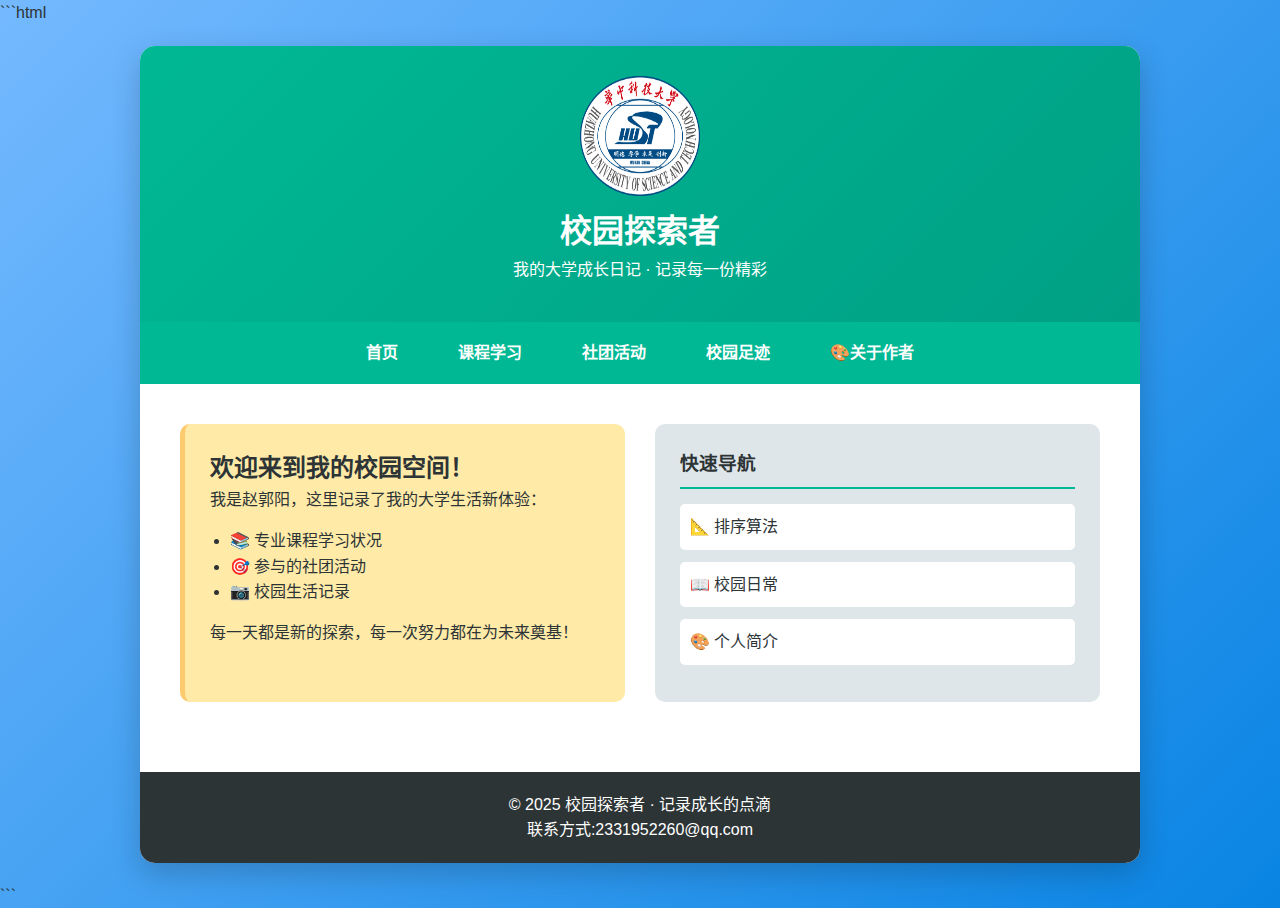
<file: index.htm>
﻿```html
<!DOCTYPE html>
<html lang="zh-CN">
<head>
    <meta charset="UTF-8">
    <title>校园探索者 - 主页</title>
    <style>
        * {
            margin: 0;
            padding: 0;
            box-sizing: border-box;
        }

        body {
            font-family: "Microsoft YaHei", sans-serif;
            background: linear-gradient(135deg, #74b9ff 0%, #0984e3 100%);
            color: #2d3436;
            line-height: 1.6;
        }

        .container {
            width: 1000px;
            margin: 0 auto;
            background: white;
            border-radius: 15px;
            box-shadow: 0 10px 30px rgba(0,0,0,0.2);
            overflow: hidden;
            margin-top: 20px;
            margin-bottom: 20px;
        }

        header {
            background: linear-gradient(135deg, #00b894, #00a085);
            color: white;
            padding: 40px 30px;
            text-align: center;
            position: relative;
        }

        .campus-badge {
            width: 100px;
            height: 100px;
            background: white;
            border-radius: 50%;
            margin: 0 auto 20px;
            display: flex;
            align-items: center;
            justify-content: center;
            font-size: 40px;
            color: #00b894;
            border: 4px solid #ffeaa7;
        }

        .nav-container {
            background: #2d3436;
            padding: 0;
        }

        nav ul {
            list-style: none;
            display: flex;
            justify-content: center;
            background: #00b894;
        }

            nav ul li {
                margin: 0;
            }

                nav ul li a {
                    color: white;
                    text-decoration: none;
                    padding: 18px 30px;
                    display: block;
                    transition: all 0.3s ease;
                    font-weight: bold;
                }

                    nav ul li a:hover {
                        background: #00a085;
                        transform: translateY(-2px);
                    }

        .main-content {
            padding: 40px;
            display: grid;
            grid-template-columns: 1fr 1fr;
            gap: 30px;
        }

        .welcome-card {
            background: #ffeaa7;
            padding: 25px;
            border-radius: 10px;
            border-left: 5px solid #fdcb6e;
        }

        .quick-links {
            background: #dfe6e9;
            padding: 25px;
            border-radius: 10px;
        }

            .quick-links h3 {
                color: #2d3436;
                margin-bottom: 15px;
                border-bottom: 2px solid #00b894;
                padding-bottom: 8px;
            }

            .quick-links ul {
                list-style: none;
            }

            .quick-links li {
                margin: 12px 0;
                padding: 10px;
                background: white;
                border-radius: 5px;
                transition: transform 0.2s;
            }

                .quick-links li:hover {
                    transform: translateX(5px);
                }

            .quick-links a {
                color: #2d3436;
                text-decoration: none;
                display: block;
            }

        footer {
            background: #2d3436;
            color: white;
            text-align: center;
            padding: 20px;
            margin-top: 30px;
        }

        .class-links {
            margin-top: 20px;
            padding: 15px;
            background: #f1f2f6;
            border-radius: 8px;
            text-align: center;
        }

            .class-links a {
                color: #0984e3;
                text-decoration: none;
                margin: 0 15px;
                font-weight: bold;
            }
    </style>
</head>
<body>
    <div class="container">
        <header>
            <div class="campus-badge">
                <img src="image/logo.png" alt="学校校徽" width="120" height="120">
            </div>
            <h1>校园探索者</h1>
            <p>我的大学成长日记 · 记录每一份精彩</p>
        </header>

        <div class="nav-container">
            <nav>
                <ul>
                    <li><a href="index.htm">首页</a></li>
                    <li><a href="web/study.htm">课程学习</a></li>
                    <li><a href="web/club.htm">社团活动</a></li>
                    <li><a href="web/campus.htm">校园足迹</a></li>
                    <li><a href="web/forme.htm">🎨关于作者</a></li>
                </ul>
            </nav>
        </div>

        <div class="main-content">
            <div class="welcome-card">
                <h2>欢迎来到我的校园空间！</h2>
                <p>我是赵郭阳，这里记录了我的大学生活新体验：</p>
                <ul style="margin: 15px 0; padding-left: 20px;">
                    <li>📚 专业课程学习状况</li>
                    <li>🎯 参与的社团活动</li>
                    <li>📷 校园生活记录</li>
                </ul>
                <p>每一天都是新的探索，每一次努力都在为未来奠基！</p>
            </div>

            <div class="quick-links">
                <h3>快速导航</h3>
                <ul>
                    <li><a href="web/study.htm#math">📐 排序算法</a></li>
                    <li><a href="web/campus.htm#library">📖 校园日常</a></li>
                    <li><a href="web/forme.htm">🎨 个人简介</a></li>
                </ul>
            </div>
        </div>

        <footer>
            <p>© 2025 校园探索者 · 记录成长的点滴</p>
            <p>联系方式:2331952260@qq.com</p>
        </footer>
    </div>
</body>
</html>
```
</file>
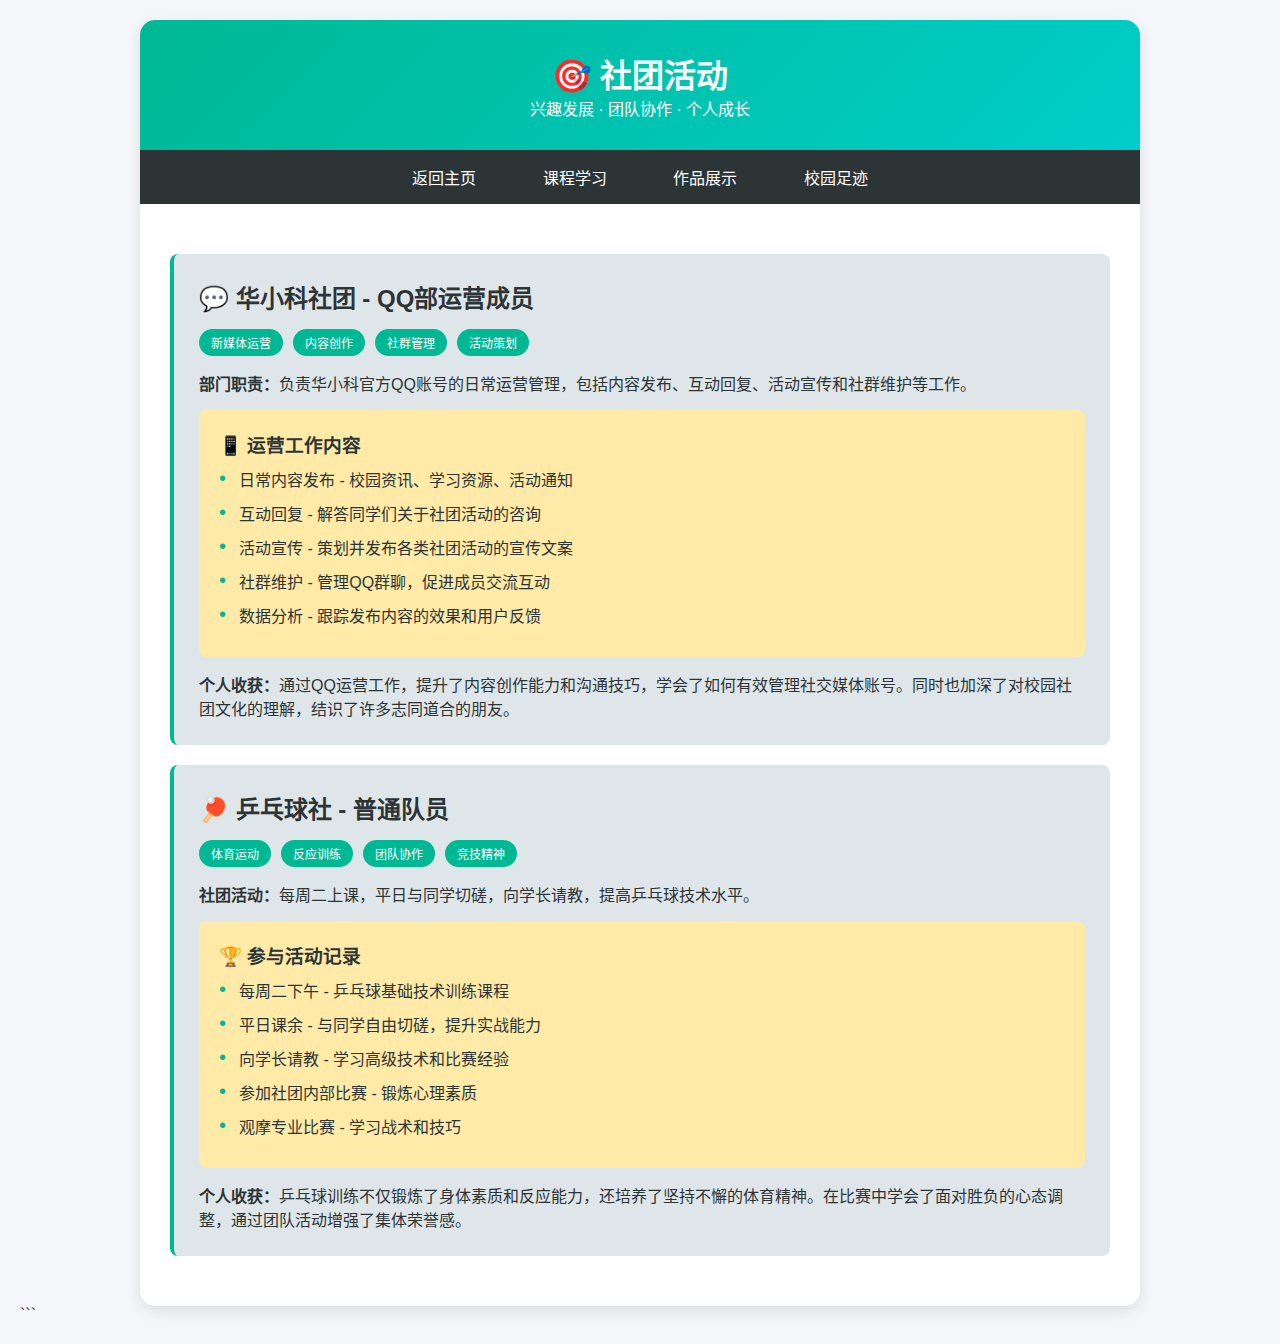
<file: web/club.htm>
﻿<!DOCTYPE html>
<html lang="zh-CN">
<head>
    <meta charset="UTF-8">
    <title>社团活动 - 校园探索者</title>
    <style>
        * {
            margin: 0;
            padding: 0;
            box-sizing: border-box;
        }

        body {
            font-family: "Microsoft YaHei", sans-serif;
            background: #f5f6fa;
            color: #2d3436;
            padding: 20px;
        }

        .container {
            max-width: 1000px;
            margin: 0 auto;
            background: white;
            border-radius: 15px;
            box-shadow: 0 5px 15px rgba(0,0,0,0.1);
            overflow: hidden;
        }

        .page-header {
            background: linear-gradient(135deg, #00b894, #00cec9);
            color: white;
            padding: 30px;
            text-align: center;
        }

        .nav {
            background: #2d3436;
            padding: 15px;
            text-align: center;
        }

            .nav a {
                color: white;
                text-decoration: none;
                margin: 0 15px;
                padding: 8px 16px;
                border-radius: 5px;
                transition: background 0.3s;
            }

                .nav a:hover {
                    background: #00b894;
                }

        .content {
            padding: 30px;
        }

        .club-card {
            background: #dfe6e9;
            margin: 20px 0;
            padding: 25px;
            border-radius: 8px;
            border-left: 4px solid #00b894;
        }

        .activity-timeline {
            background: #ffeaa7;
            padding: 20px;
            border-radius: 8px;
            margin: 15px 0;
        }

        .timeline-item {
            margin: 10px 0;
            padding-left: 20px;
            position: relative;
        }

            .timeline-item:before {
                content: "•";
                color: #00b894;
                font-size: 20px;
                position: absolute;
                left: 0;
            }

        .activity-grid {
            display: grid;
            grid-template-columns: repeat(3, 1fr);
            gap: 15px;
            margin-top: 15px;
        }

        .activity-item {
            background: #b2bec3;
            height: 120px;
            border-radius: 8px;
            display: flex;
            align-items: center;
            justify-content: center;
            color: #636e72;
            flex-direction: column;
            text-align: center;
            font-weight: bold;
        }

        .skills {
            display: flex;
            gap: 10px;
            margin: 15px 0;
            flex-wrap: wrap;
        }

        .skill-tag {
            background: #00b894;
            color: white;
            padding: 5px 12px;
            border-radius: 20px;
            font-size: 12px;
        }
    </style>
</head>
<body>
    <div class="container">
        <div class="page-header">
            <h1>🎯 社团活动</h1>
            <p>兴趣发展 · 团队协作 · 个人成长</p>
        </div>

        <div class="nav">
            <a href="../index.htm">返回主页</a>
            <a href="study.htm">课程学习</a>
            <a href="works.htm">作品展示</a>
            <a href="campus.htm">校园足迹</a>
        </div>

        <div class="content">
            <!-- 华小科社团 -->
            <div class="club-card">
                <h2>💬 华小科社团 - QQ部运营成员</h2>
                <div class="skills">
                    <span class="skill-tag">新媒体运营</span>
                    <span class="skill-tag">内容创作</span>
                    <span class="skill-tag">社群管理</span>
                    <span class="skill-tag">活动策划</span>
                </div>
                <p><strong>部门职责：</strong>负责华小科官方QQ账号的日常运营管理，包括内容发布、互动回复、活动宣传和社群维护等工作。</p>

                <div class="activity-timeline">
                    <h3>📱 运营工作内容</h3>
                    <div class="timeline-item">日常内容发布 - 校园资讯、学习资源、活动通知</div>
                    <div class="timeline-item">互动回复 - 解答同学们关于社团活动的咨询</div>
                    <div class="timeline-item">活动宣传 - 策划并发布各类社团活动的宣传文案</div>
                    <div class="timeline-item">社群维护 - 管理QQ群聊，促进成员交流互动</div>
                    <div class="timeline-item">数据分析 - 跟踪发布内容的效果和用户反馈</div>
                </div>

                <p><strong>个人收获：</strong>通过QQ运营工作，提升了内容创作能力和沟通技巧，学会了如何有效管理社交媒体账号。同时也加深了对校园社团文化的理解，结识了许多志同道合的朋友。</p>

            </div>

            <!-- 乒乓球社 -->
            <div class="club-card">
                <h2>🏓 乒乓球社 - 普通队员</h2>
                <div class="skills">
                    <span class="skill-tag">体育运动</span>
                    <span class="skill-tag">反应训练</span>
                    <span class="skill-tag">团队协作</span>
                    <span class="skill-tag">竞技精神</span>
                </div
                <p><strong>社团活动：</strong>每周二上课，平日与同学切磋，向学长请教，提高乒乓球技术水平。</p>

                <div class="activity-timeline">
                    <h3>🏆 参与活动记录</h3>
                    <div class="timeline-item">每周二下午 - 乒乓球基础技术训练课程</div>
                    <div class="timeline-item">平日课余 - 与同学自由切磋，提升实战能力</div>
                    <div class="timeline-item">向学长请教 - 学习高级技术和比赛经验</div>
                    <div class="timeline-item">参加社团内部比赛 - 锻炼心理素质</div>
                    <div class="timeline-item">观摩专业比赛 - 学习战术和技巧</div>
                </div>

                <p><strong>个人收获：</strong>乒乓球训练不仅锻炼了身体素质和反应能力，还培养了坚持不懈的体育精神。在比赛中学会了面对胜负的心态调整，通过团队活动增强了集体荣誉感。</p>

            </div>
        </div>
    </div>
</body>
</html>
```
</file>
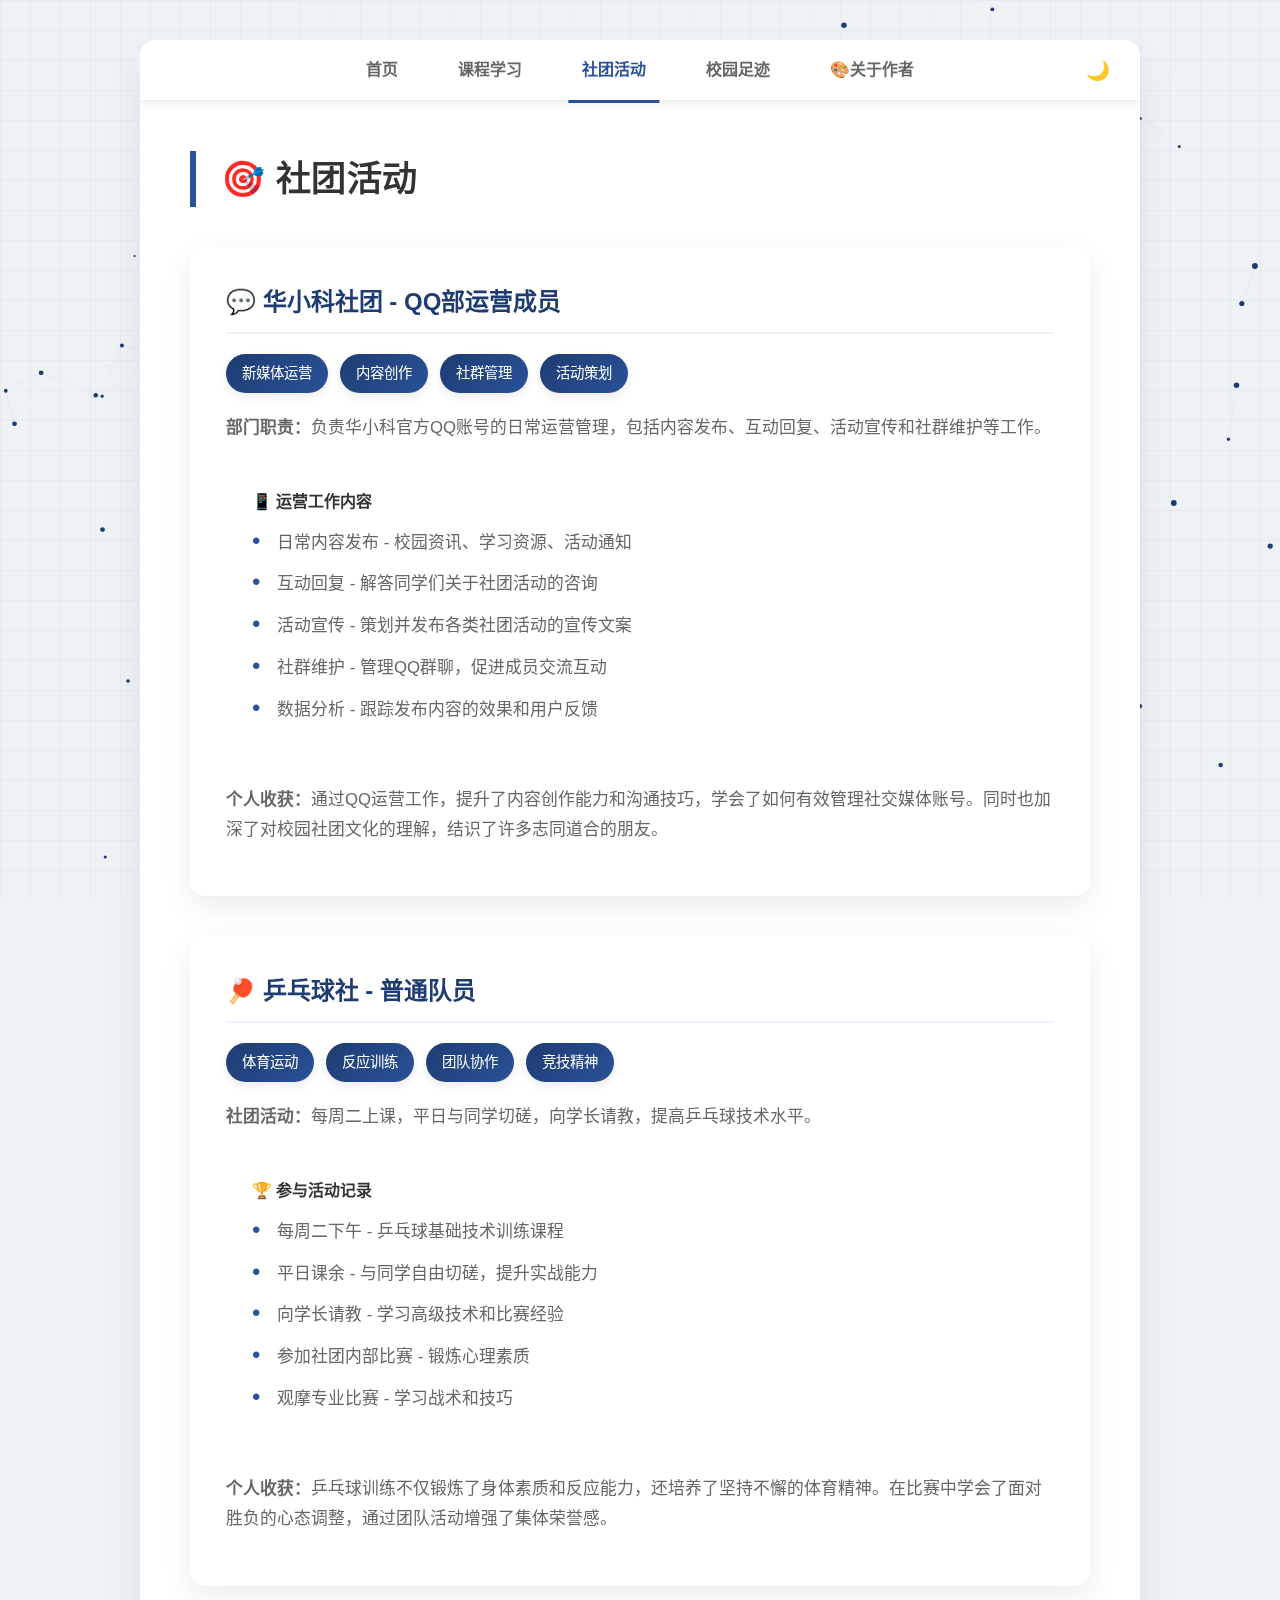
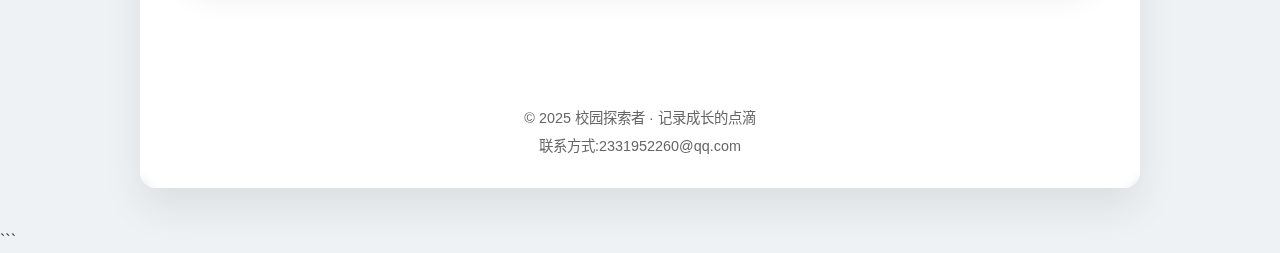
<file: web/club.html>
﻿<!DOCTYPE html>
<html lang="zh-CN">
<head>
    <meta charset="UTF-8">
    <meta name="viewport" content="width=device-width, initial-scale=1.0">
    <title>社团活动 - 校园探索者</title>
    <link rel="stylesheet" href="../css/style.css">
    <script src="../js/main.js" defer></script>
</head>
<body>
    <div class="container">
        <header>
            <div class="campus-badge">
                <img src="../image/logo.png" alt="学校校徽" width="120" height="120">
            </div>
            <h1>校园探索者</h1>
            <p>我的大学成长日记 · 记录每一份精彩</p>
        </header>

        <div class="nav-container">
            <nav>
                <ul>
                    <li><a href="../index.html">首页</a></li>
                    <li><a href="study.html">课程学习</a></li>
                    <li><a href="club.html" class="active">社团活动</a></li>
                    <li><a href="campus.html">校园足迹</a></li>
                    <li><a href="forme.html">🎨关于作者</a></li>
                </ul>
            </nav>
        </div>

        <div class="main-content">
            <h2 class="page-title">🎯 社团活动</h2>

            <!-- 华小科社团 -->
            <div class="content-card">
                <h3>💬 华小科社团 - QQ部运营成员</h3>
                <div class="skills">
                    <span class="skill-tag">新媒体运营</span>
                    <span class="skill-tag">内容创作</span>
                    <span class="skill-tag">社群管理</span>
                    <span class="skill-tag">活动策划</span>
                </div>
                <p><strong>部门职责：</strong>负责华小科官方QQ账号的日常运营管理，包括内容发布、互动回复、活动宣传和社群维护等工作。</p>

                <div class="activity-timeline">
                    <h4>📱 运营工作内容</h4>
                    <div class="timeline-item">日常内容发布 - 校园资讯、学习资源、活动通知</div>
                    <div class="timeline-item">互动回复 - 解答同学们关于社团活动的咨询</div>
                    <div class="timeline-item">活动宣传 - 策划并发布各类社团活动的宣传文案</div>
                    <div class="timeline-item">社群维护 - 管理QQ群聊，促进成员交流互动</div>
                    <div class="timeline-item">数据分析 - 跟踪发布内容的效果和用户反馈</div>
                </div>

                <p><strong>个人收获：</strong>通过QQ运营工作，提升了内容创作能力和沟通技巧，学会了如何有效管理社交媒体账号。同时也加深了对校园社团文化的理解，结识了许多志同道合的朋友。</p>
            </div>

            <!-- 乒乓球社 -->
            <div class="content-card">
                <h3>🏓 乒乓球社 - 普通队员</h3>
                <div class="skills">
                    <span class="skill-tag">体育运动</span>
                    <span class="skill-tag">反应训练</span>
                    <span class="skill-tag">团队协作</span>
                    <span class="skill-tag">竞技精神</span>
                </div>
                <p><strong>社团活动：</strong>每周二上课，平日与同学切磋，向学长请教，提高乒乓球技术水平。</p>

                <div class="activity-timeline">
                    <h4>🏆 参与活动记录</h4>
                    <div class="timeline-item">每周二下午 - 乒乓球基础技术训练课程</div>
                    <div class="timeline-item">平日课余 - 与同学自由切磋，提升实战能力</div>
                    <div class="timeline-item">向学长请教 - 学习高级技术和比赛经验</div>
                    <div class="timeline-item">参加社团内部比赛 - 锻炼心理素质</div>
                    <div class="timeline-item">观摩专业比赛 - 学习战术和技巧</div>
                </div>

                <p><strong>个人收获：</strong>乒乓球训练不仅锻炼了身体素质和反应能力，还培养了坚持不懈的体育精神。在比赛中学会了面对胜负的心态调整，通过团队活动增强了集体荣誉感。</p>
            </div>
        </div>

        <footer>
            <p>© 2025 校园探索者 · 记录成长的点滴</p>
            <p>联系方式:<a href="mailto:2331952260@qq.com">2331952260@qq.com</a></p>
        </footer>
    </div>
</body>
</html>
```
</file>
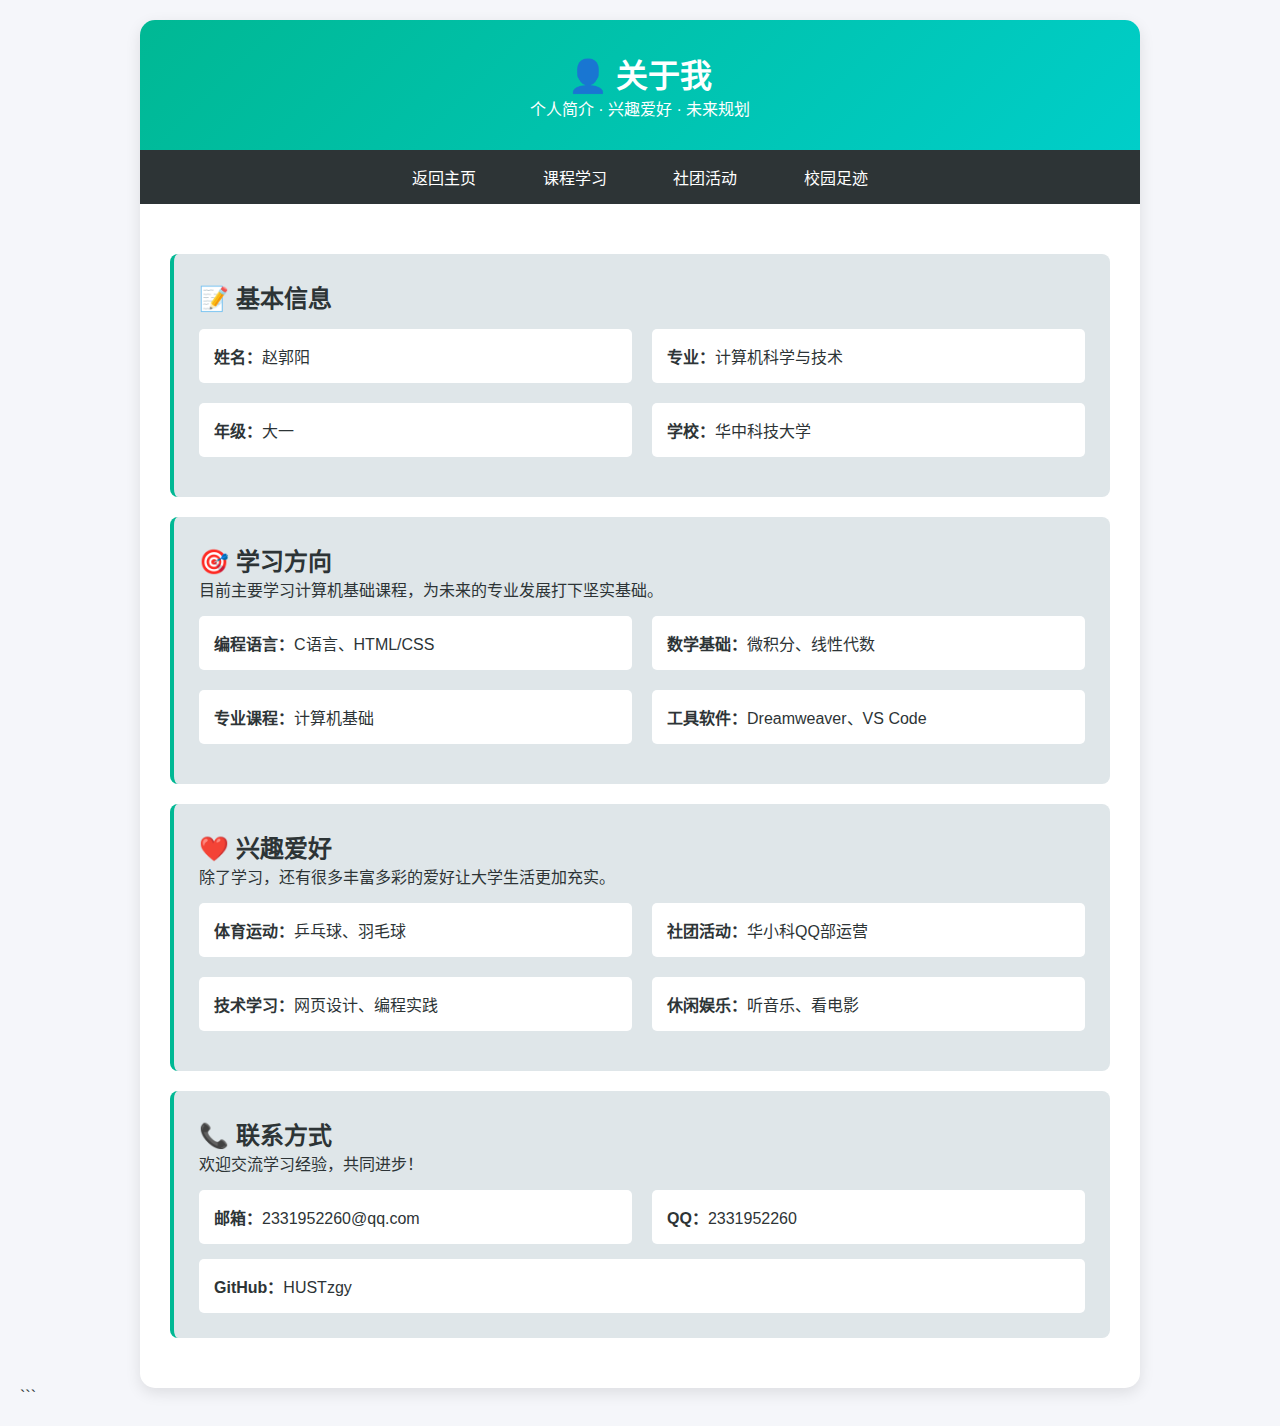
<file: web/forme.htm>
﻿<!DOCTYPE html>
<html lang="zh-CN">
<head>
    <meta charset="UTF-8">
    <title>关于我 - 校园探索者</title>
    <style>
        * {
            margin: 0;
            padding: 0;
            box-sizing: border-box;
        }

        body {
            font-family: "Microsoft YaHei", sans-serif;
            background: #f5f6fa;
            color: #2d3436;
            padding: 20px;
        }

        .container {
            max-width: 1000px;
            margin: 0 auto;
            background: white;
            border-radius: 15px;
            box-shadow: 0 5px 15px rgba(0,0,0,0.1);
            overflow: hidden;
        }

        .page-header {
            background: linear-gradient(135deg, #00b894, #00cec9);
            color: white;
            padding: 30px;
            text-align: center;
        }

        .nav {
            background: #2d3436;
            padding: 15px;
            text-align: center;
        }

            .nav a {
                color: white;
                text-decoration: none;
                margin: 0 15px;
                padding: 8px 16px;
                border-radius: 5px;
                transition: background 0.3s;
            }

                .nav a:hover {
                    background: #00b894;
                }

        .content {
            padding: 30px;
        }

        .about-card {
            background: #dfe6e9;
            margin: 20px 0;
            padding: 25px;
            border-radius: 8px;
            border-left: 4px solid #00b894;
        }

        .info-grid {
            display: grid;
            grid-template-columns: 1fr 1fr;
            gap: 20px;
            margin: 15px 0;
        }

        .info-item {
            background: white;
            padding: 15px;
            border-radius: 5px;
        }
    </style>
</head>
<body>
    <div class="container">
        <div class="page-header">
            <h1>👤 关于我</h1>
            <p>个人简介 · 兴趣爱好 · 未来规划</p>
        </div>

        <div class="nav">
            <a href="../index.htm">返回主页</a>
            <a href="study.htm">课程学习</a>
            <a href="club.htm">社团活动</a>
            <a href="campus.htm">校园足迹</a>
        </div>

        <div class="content">
            <!-- 基本信息 -->
            <div class="about-card">
                <h2>📝 基本信息</h2>
                <div class="info-grid">
                    <div class="info-item">
                        <strong>姓名：</strong>赵郭阳
                    </div>
                    <div class="info-item">
                        <strong>专业：</strong>计算机科学与技术
                    </div>
                    <div class="info-item">
                        <strong>年级：</strong>大一
                    </div>
                    <div class="info-item">
                        <strong>学校：</strong>华中科技大学
                    </div>
                </div>
            </div>

            <!-- 学习方向 -->
            <div class="about-card">
                <h2>🎯 学习方向</h2>
                <p>目前主要学习计算机基础课程，为未来的专业发展打下坚实基础。</p>
                <div class="info-grid">
                    <div class="info-item">
                        <strong>编程语言：</strong>C语言、HTML/CSS
                    </div>
                    <div class="info-item">
                        <strong>数学基础：</strong>微积分、线性代数
                    </div>
                    <div class="info-item">
                        <strong>专业课程：</strong>计算机基础
                    </div>
                    <div class="info-item">
                        <strong>工具软件：</strong>Dreamweaver、VS Code
                    </div>
                </div>
            </div>

            <!-- 兴趣爱好 -->
            <div class="about-card">
                <h2>❤️ 兴趣爱好</h2>
                <p>除了学习，还有很多丰富多彩的爱好让大学生活更加充实。</p>
                <div class="info-grid">
                    <div class="info-item">
                        <strong>体育运动：</strong>乒乓球、羽毛球
                    </div>
                    <div class="info-item">
                        <strong>社团活动：</strong>华小科QQ部运营
                    </div>
                    <div class="info-item">
                        <strong>技术学习：</strong>网页设计、编程实践
                    </div>
                    <div class="info-item">
                        <strong>休闲娱乐：</strong>听音乐、看电影
                    </div>
                </div>
            </div>

            <!-- 联系方式 -->
            <div class="about-card">
                <h2>📞 联系方式</h2>
                <p>欢迎交流学习经验，共同进步！</p>
                <div class="info-grid">
                    <div class="info-item">
                        <strong>邮箱：</strong>2331952260@qq.com
                    </div>
                    <div class="info-item">
                        <strong>QQ：</strong>2331952260
                    </div>
                </div>
                <div class="info-item">
                    <strong>GitHub：</strong>HUSTzgy
                </div>
            </div>
        </div>
    </div>
    </div>
</body>
</html>
```
</file>
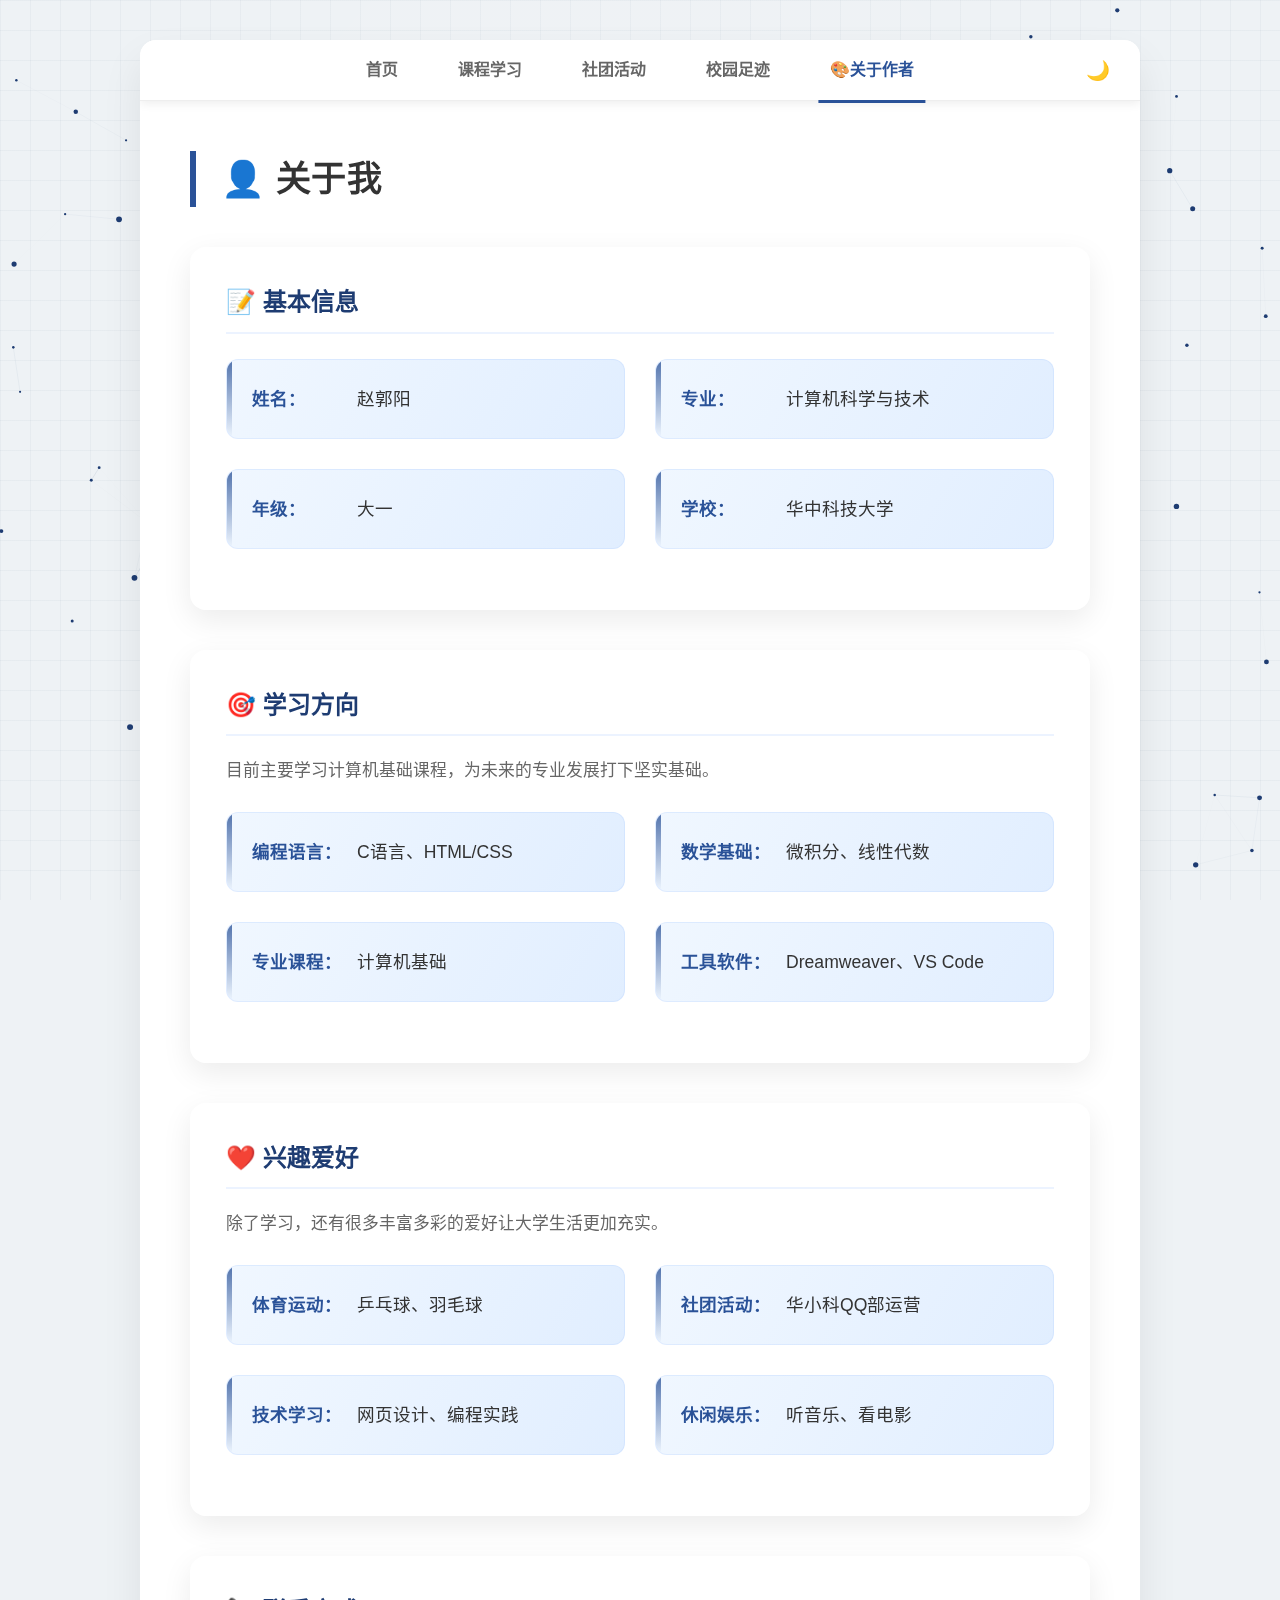
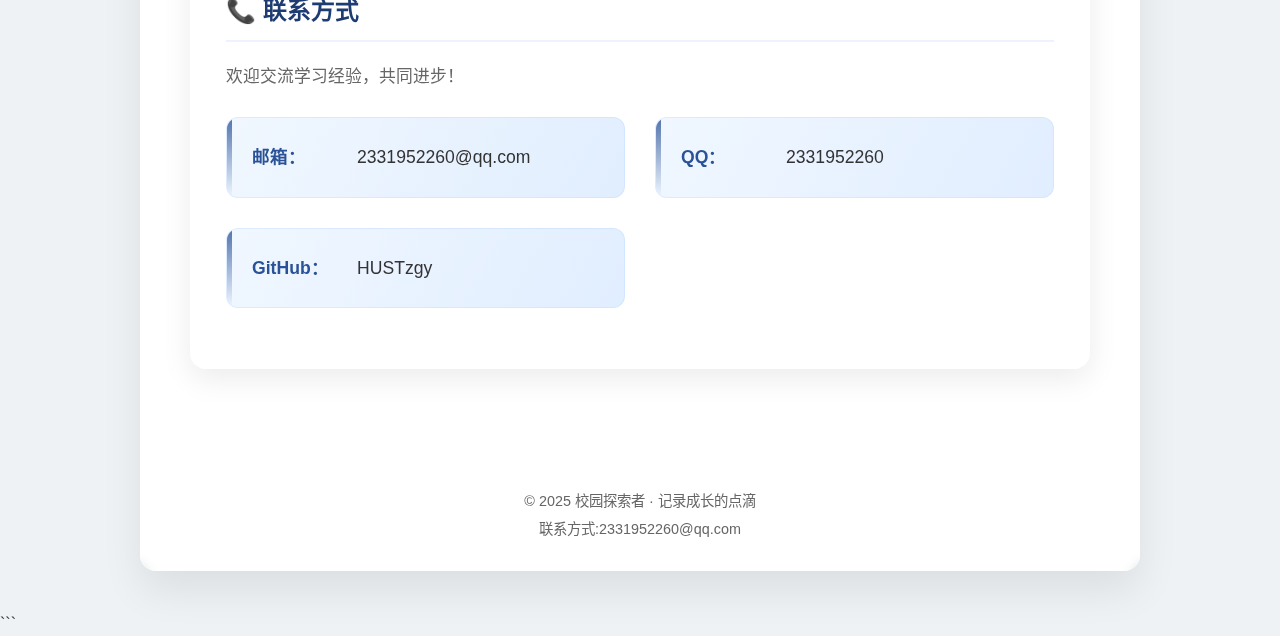
<file: web/forme.html>
﻿<!DOCTYPE html>
<html lang="zh-CN">
<head>
    <meta charset="UTF-8">
    <title>关于我 - 校园探索者</title>
    <link rel="stylesheet" href="../css/style.css">
    <script src="../js/main.js" defer></script>
</head>
<body>
    <div class="container">
        <header>
            <div class="campus-badge">
                <img src="../image/logo.png" alt="学校校徽" width="120" height="120">
            </div>
            <h1>校园探索者</h1>
            <p>我的大学成长日记 · 记录每一份精彩</p>
        </header>

        <div class="nav-container">
            <nav>
                <ul>
                    <li><a href="../index.html">首页</a></li>
                    <li><a href="study.html">课程学习</a></li>
                    <li><a href="club.html">社团活动</a></li>
                    <li><a href="campus.html">校园足迹</a></li>
                    <li><a href="forme.html" class="active">🎨关于作者</a></li>
                </ul>
            </nav>
        </div>

        <div class="main-content">
            <h2 class="page-title">👤 关于我</h2>

            <!-- 基本信息 -->
            <div class="content-card">
                <h3>📝 基本信息</h3>
                <div class="info-grid">
                    <div class="info-item">
                        <strong>姓名：</strong>赵郭阳
                    </div>
                    <div class="info-item">
                        <strong>专业：</strong>计算机科学与技术
                    </div>
                    <div class="info-item">
                        <strong>年级：</strong>大一
                    </div>
                    <div class="info-item">
                        <strong>学校：</strong>华中科技大学
                    </div>
                </div>
            </div>

            <!-- 学习方向 -->
            <div class="content-card">
                <h3>🎯 学习方向</h3>
                <p>目前主要学习计算机基础课程，为未来的专业发展打下坚实基础。</p>
                <div class="info-grid">
                    <div class="info-item">
                        <strong>编程语言：</strong>C语言、HTML/CSS
                    </div>
                    <div class="info-item">
                        <strong>数学基础：</strong>微积分、线性代数
                    </div>
                    <div class="info-item">
                        <strong>专业课程：</strong>计算机基础
                    </div>
                    <div class="info-item">
                        <strong>工具软件：</strong>Dreamweaver、VS Code
                    </div>
                </div>
            </div>

            <!-- 兴趣爱好 -->
            <div class="content-card">
                <h3>❤️ 兴趣爱好</h3>
                <p>除了学习，还有很多丰富多彩的爱好让大学生活更加充实。</p>
                <div class="info-grid">
                    <div class="info-item">
                        <strong>体育运动：</strong>乒乓球、羽毛球
                    </div>
                    <div class="info-item">
                        <strong>社团活动：</strong>华小科QQ部运营
                    </div>
                    <div class="info-item">
                        <strong>技术学习：</strong>网页设计、编程实践
                    </div>
                    <div class="info-item">
                        <strong>休闲娱乐：</strong>听音乐、看电影
                    </div>
                </div>
            </div>

            <!-- 联系方式 -->
            <div class="content-card">
                <h3>📞 联系方式</h3>
                <p>欢迎交流学习经验，共同进步！</p>
                <div class="info-grid">
                    <a href="mailto:2331952260@qq.com" class="info-item">
                        <strong>邮箱：</strong>2331952260@qq.com
                    </a>
                    <a href="#" class="info-item qq-link">
                        <strong>QQ：</strong>2331952260
                    </a>
                    <a href="https://github.com/HUSTzgy" target="_blank" class="info-item">
                        <strong>GitHub：</strong>HUSTzgy
                    </a>
                </div>
            </div>
        </div>

        <footer>
            <p>© 2025 校园探索者 · 记录成长的点滴</p>
            <p>联系方式:<a href="mailto:2331952260@qq.com">2331952260@qq.com</a></p>
        </footer>
    </div>
</body>
</html>
```
</file>
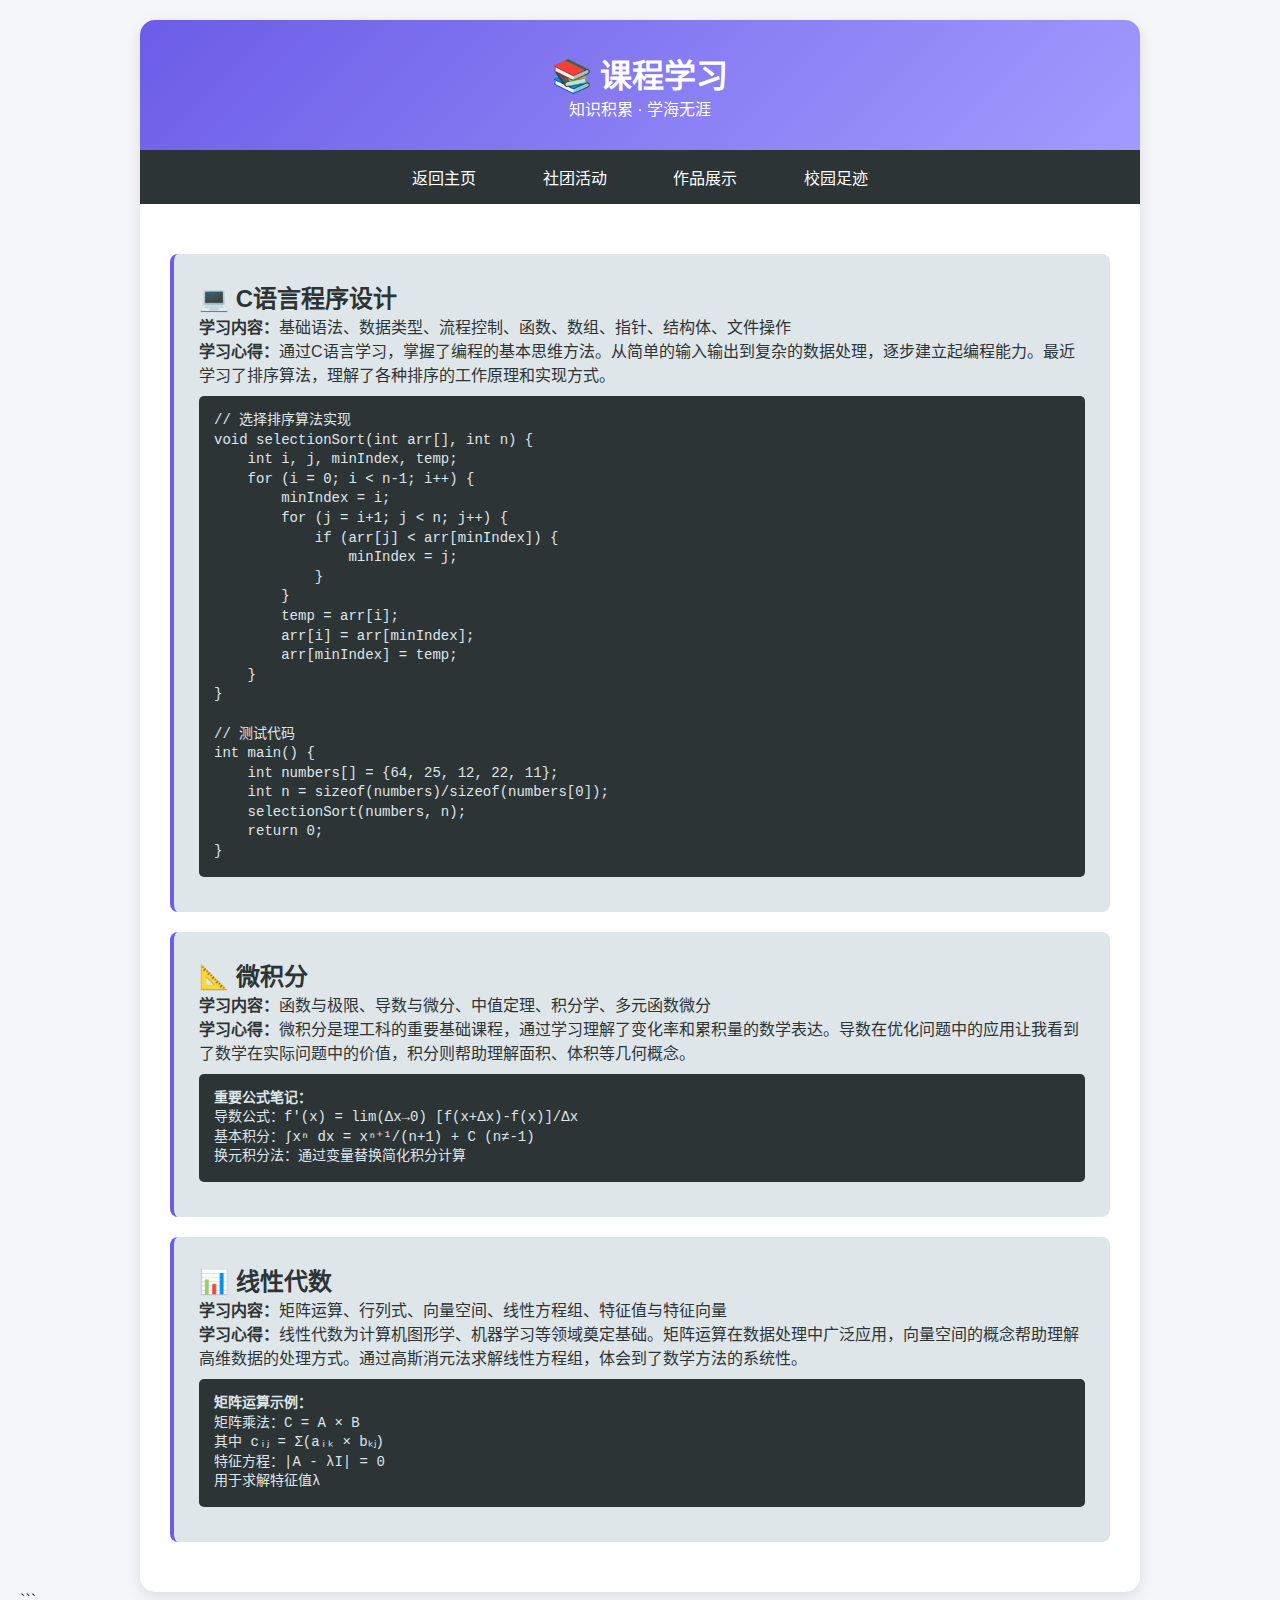
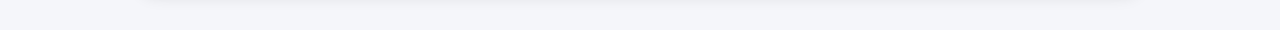
<file: web/study.htm>
﻿<!DOCTYPE html>
<html lang="zh-CN">
<head>
    <meta charset="UTF-8">
    <title>课程学习 - 校园探索者</title>
    <style>
        * {
            margin: 0;
            padding: 0;
            box-sizing: border-box;
        }

        body {
            font-family: "Microsoft YaHei", sans-serif;
            background: #f5f6fa;
            color: #2d3436;
            padding: 20px;
        }

        .container {
            max-width: 1000px;
            margin: 0 auto;
            background: white;
            border-radius: 15px;
            box-shadow: 0 5px 15px rgba(0,0,0,0.1);
            overflow: hidden;
        }

        .page-header {
            background: linear-gradient(135deg, #6c5ce7, #a29bfe);
            color: white;
            padding: 30px;
            text-align: center;
        }

        .nav {
            background: #2d3436;
            padding: 15px;
            text-align: center;
        }

            .nav a {
                color: white;
                text-decoration: none;
                margin: 0 15px;
                padding: 8px 16px;
                border-radius: 5px;
                transition: background 0.3s;
            }

                .nav a:hover {
                    background: #00b894;
                }

        .content {
            padding: 30px;
        }

        .course-card {
            background: #dfe6e9;
            margin: 20px 0;
            padding: 25px;
            border-radius: 8px;
            border-left: 4px solid #6c5ce7;
        }

        .resources {
            background: #ffeaa7;
            padding: 15px;
            border-radius: 5px;
            margin-top: 10px;
        }

        .code-snippet {
            background: #2d3436;
            color: #dfe6e9;
            padding: 15px;
            border-radius: 5px;
            font-family: 'Courier New', monospace;
            margin: 10px 0;
            font-size: 14px;
            line-height: 1.4;
        }
    </style>
</head>
<body>
    <div class="container">
        <div class="page-header">
            <h1>📚 课程学习</h1>
            <p>知识积累 · 学海无涯</p>
        </div>

        <div class="nav">
            <a href="../index.htm">返回主页</a>
            <a href="club.htm">社团活动</a>
            <a href="works.htm">作品展示</a>
            <a href="campus.htm">校园足迹</a>
        </div>

        <div class="content">
            <!-- C语言程序设计 -->
            <div class="course-card">
                <h2>💻 C语言程序设计</h2>
                <p><strong>学习内容：</strong>基础语法、数据类型、流程控制、函数、数组、指针、结构体、文件操作</p>
                <p><strong>学习心得：</strong>通过C语言学习，掌握了编程的基本思维方法。从简单的输入输出到复杂的数据处理，逐步建立起编程能力。最近学习了排序算法，理解了各种排序的工作原理和实现方式。</p>

                <div class="code-snippet">
                    // 选择排序算法实现<br>
                    void selectionSort(int arr[], int n) {<br>
                    &nbsp;&nbsp;&nbsp;&nbsp;int i, j, minIndex, temp;<br>
                    &nbsp;&nbsp;&nbsp;&nbsp;for (i = 0; i < n-1; i++) {<br>
                    &nbsp;&nbsp;&nbsp;&nbsp;&nbsp;&nbsp;&nbsp;&nbsp;minIndex = i;<br>
                    &nbsp;&nbsp;&nbsp;&nbsp;&nbsp;&nbsp;&nbsp;&nbsp;for (j = i+1; j < n; j++) {<br>
                    &nbsp;&nbsp;&nbsp;&nbsp;&nbsp;&nbsp;&nbsp;&nbsp;&nbsp;&nbsp;&nbsp;&nbsp;if (arr[j] < arr[minIndex]) {<br>
                    &nbsp;&nbsp;&nbsp;&nbsp;&nbsp;&nbsp;&nbsp;&nbsp;&nbsp;&nbsp;&nbsp;&nbsp;&nbsp;&nbsp;&nbsp;&nbsp;minIndex = j;<br>
                    &nbsp;&nbsp;&nbsp;&nbsp;&nbsp;&nbsp;&nbsp;&nbsp;&nbsp;&nbsp;&nbsp;&nbsp;}<br>
                    &nbsp;&nbsp;&nbsp;&nbsp;&nbsp;&nbsp;&nbsp;&nbsp;}<br>
                    &nbsp;&nbsp;&nbsp;&nbsp;&nbsp;&nbsp;&nbsp;&nbsp;temp = arr[i];<br>
                    &nbsp;&nbsp;&nbsp;&nbsp;&nbsp;&nbsp;&nbsp;&nbsp;arr[i] = arr[minIndex];<br>
                    &nbsp;&nbsp;&nbsp;&nbsp;&nbsp;&nbsp;&nbsp;&nbsp;arr[minIndex] = temp;<br>
                    &nbsp;&nbsp;&nbsp;&nbsp;}<br>
                    }<br><br>
                    // 测试代码<br>
                    int main() {<br>
                    &nbsp;&nbsp;&nbsp;&nbsp;int numbers[] = {64, 25, 12, 22, 11};<br>
                    &nbsp;&nbsp;&nbsp;&nbsp;int n = sizeof(numbers)/sizeof(numbers[0]);<br>
                    &nbsp;&nbsp;&nbsp;&nbsp;selectionSort(numbers, n);<br>
                    &nbsp;&nbsp;&nbsp;&nbsp;return 0;<br>
                    }
                </div>
            </div>
            <!-- 微积分 -->
            <div class="course-card">
                <h2>📐 微积分</h2>
                <p><strong>学习内容：</strong>函数与极限、导数与微分、中值定理、积分学、多元函数微分</p>
                <p><strong>学习心得：</strong>微积分是理工科的重要基础课程，通过学习理解了变化率和累积量的数学表达。导数在优化问题中的应用让我看到了数学在实际问题中的价值，积分则帮助理解面积、体积等几何概念。</p>

                <div class="code-snippet">
                    <strong>重要公式笔记：</strong><br>
                    导数公式：f'(x) = lim(Δx→0) [f(x+Δx)-f(x)]/Δx<br>
                    基本积分：∫xⁿ dx = xⁿ⁺¹/(n+1) + C (n≠-1)<br>
                    换元积分法：通过变量替换简化积分计算
                </div>
            </div>

            <!-- 线性代数 -->
            <div class="course-card">
                <h2>📊 线性代数</h2>
                <p><strong>学习内容：</strong>矩阵运算、行列式、向量空间、线性方程组、特征值与特征向量</p>
                <p><strong>学习心得：</strong>线性代数为计算机图形学、机器学习等领域奠定基础。矩阵运算在数据处理中广泛应用，向量空间的概念帮助理解高维数据的处理方式。通过高斯消元法求解线性方程组，体会到了数学方法的系统性。</p>

                <div class="code-snippet">
                    <strong>矩阵运算示例：</strong><br>
                    矩阵乘法：C = A × B<br>
                    其中 cᵢⱼ = Σ(aᵢₖ × bₖⱼ)<br>
                    特征方程：|A - λI| = 0<br>
                    用于求解特征值λ
                </div>
            </div>
        </div>
    </div>
</body>
</html>
```
</file>
<file: css/style.css>
/* Global Styles */
:root {
    /* Light Theme (Default) */
    --bg-body: #eef2f5;
    --bg-container: #ffffff;
    --text-main: #333333;
    --text-secondary: #666666;
    --text-light: #ffffff;
    --primary-color: #2a5298;
    --primary-dark: #1e3c72;
    --header-gradient: linear-gradient(135deg, #1e3c72 0%, #2a5298 100%);
    --glass-bg: rgba(255, 255, 255, 0.1);
    --glass-border: rgba(255, 255, 255, 0.4);
    --card-shadow: rgba(0,0,0,0.08);
    --nav-bg: #ffffff;
    --nav-border: #eeeeee;
    --link-hover-bg: rgba(42, 82, 152, 0.08);
    --grid-line: rgba(30, 60, 114, 0.04);
    --info-bg-gradient: linear-gradient(120deg, #f0f7ff 0%, #e1eeff 50%, #f0f7ff 100%);
    --info-border: rgba(161, 196, 253, 0.2);
    --footer-border: rgba(255, 255, 255, 0.4);
}

[data-theme="dark"] {
    /* Dark Theme */
    --bg-body: #121212;
    --bg-container: #1e1e1e;
    --text-main: #e0e0e0;
    --text-secondary: #aaaaaa;
    --text-light: #e0e0e0;
    --primary-color: #64b5f6;
    --primary-dark: #1565c0;
    --header-gradient: linear-gradient(135deg, #0d1b2a 0%, #1b263b 100%);
    --glass-bg: rgba(255, 255, 255, 0.05);
    --glass-border: rgba(255, 255, 255, 0.1);
    --card-shadow: rgba(0,0,0,0.3);
    --nav-bg: #1e1e1e;
    --nav-border: #333333;
    --link-hover-bg: rgba(100, 181, 246, 0.1);
    --grid-line: rgba(255, 255, 255, 0.05);
    --info-bg-gradient: linear-gradient(120deg, #2d2d2d 0%, #333333 50%, #2d2d2d 100%);
    --info-border: rgba(255, 255, 255, 0.1);
    --footer-border: rgba(255, 255, 255, 0.1);
}

* {
    margin: 0;
    padding: 0;
    box-sizing: border-box;
}

body {
    font-family: -apple-system, BlinkMacSystemFont, "Segoe UI", Roboto, "Helvetica Neue", Arial, "Microsoft YaHei", sans-serif;
    background-color: var(--bg-body);
    background-image: 
        radial-gradient(circle at 50% 30%, rgba(255,255,255,0.05) 0%, transparent 100%),
        linear-gradient(var(--grid-line) 1px, transparent 1px),
        linear-gradient(90deg, var(--grid-line) 1px, transparent 1px);
    background-size: 100% 100%, 30px 30px, 30px 30px;
    background-attachment: fixed;
    color: var(--text-main);
    line-height: 1.6;
    transition: background-color 0.3s ease, color 0.3s ease;
}

/* Theme Toggle Button */
.theme-toggle {
    background: transparent;
    border: none;
    color: var(--text-main);
    cursor: pointer;
    padding: 10px;
    font-size: 1.2em;
    transition: transform 0.3s ease, color 0.3s ease;
    display: flex;
    align-items: center;
    justify-content: center;
    z-index: 102;
    position: absolute;
    right: 20px;
    top: 50%;
    transform: translateY(-50%);
}

.theme-toggle:hover {
    transform: translateY(-50%) rotate(15deg) scale(1.1);
    color: var(--primary-color);
}

/* Animations */
@keyframes fadeIn {
    from { opacity: 0; transform: translateY(20px); }
    to { opacity: 1; transform: translateY(0); }
}

@keyframes slideInRight {
    from { opacity: 0; transform: translateX(30px); }
    to { opacity: 1; transform: translateX(0); }
}

@keyframes slideOutLeft {
    from { opacity: 1; transform: translateX(0); }
    to { opacity: 0; transform: translateX(-30px); }
}

/* Container */
.container {
    max-width: 1000px;
    width: 95%;
    margin: 40px auto;
    background: var(--bg-container);
    border-radius: 16px;
    box-shadow: 0 20px 40px var(--card-shadow);
    overflow: hidden;
    animation: fadeIn 0.8s ease-out;
    min-height: 80vh;
    display: flex;
    flex-direction: column;
    transition: background-color 0.3s ease, box-shadow 0.3s ease;
}

/* Header */
header {
    background: var(--header-gradient);
    color: var(--text-light);
    padding: 80px 30px;
    text-align: center;
    position: relative;
    transition: all 0.5s cubic-bezier(0.4, 0, 0.2, 1);
    height: auto;
    opacity: 1;
    overflow: hidden;
    box-shadow: 0 4px 15px var(--card-shadow);
}

/* Wave Animation Effect */
header::before, header::after {
    content: "";
    position: absolute;
    left: 50%;
    min-width: 250%;
    min-height: 250%;
    background-color: rgba(255, 255, 255, 0.05);
    animation-name: rotate;
    animation-iteration-count: infinite;
    animation-timing-function: linear;
    border-radius: 40%;
    transform: translateX(-50%) translateY(-50%);
    z-index: 0;
}

header::before {
    bottom: -220%;
    animation-duration: 12s;
}

header::after {
    bottom: -215%;
    animation-duration: 15s;
    background-color: rgba(255, 255, 255, 0.08);
}

@keyframes rotate {
    0% { transform: translateX(-50%) rotate(0deg); }
    100% { transform: translateX(-50%) rotate(360deg); }
}

@keyframes float {
    0% { transform: translateY(0px); }
    50% { transform: translateY(-10px); }
    100% { transform: translateY(0px); }
}

header h1, header p, .campus-badge {
    position: relative;
    z-index: 2;
}

#global-particles {
    position: fixed;
    top: 0;
    left: 0;
    width: 100%;
    height: 100%;
    z-index: -1;
    pointer-events: none;
}

header h1 {
    font-size: 2.5em;
    margin-bottom: 10px;
    text-shadow: 0 2px 4px rgba(0,0,0,0.1);
    font-weight: 700;
    letter-spacing: 1px;
    animation: fadeIn 1s ease-out 0.3s backwards;
}

header p {
    font-size: 1.1em;
    opacity: 0.95;
    text-shadow: 0 1px 2px rgba(0,0,0,0.1);
    font-weight: 300;
    animation: fadeIn 1s ease-out 0.6s backwards;
}

header.collapsed {
    padding: 0;
    height: 0;
    opacity: 0;
    margin: 0;
}

.campus-badge {
    width: 110px;
    height: 110px;
    background: var(--bg-container);
    border-radius: 50%;
    margin: 0 auto 25px;
    display: flex;
    align-items: center;
    justify-content: center;
    font-size: 40px;
    color: var(--primary-dark);
    box-shadow: 0 10px 25px var(--card-shadow);
    border: 4px solid var(--glass-border);
    transition: transform 0.3s ease;
    backdrop-filter: blur(5px);
    animation: float 6s ease-in-out infinite;
}

.campus-badge:hover {
    animation-play-state: paused;
    transform: scale(1.1) rotate(5deg);
}

.campus-badge:hover {
    transform: rotate(10deg) scale(1.05);
}

/* Navigation */
.nav-container {
    background: var(--nav-bg);
    border-bottom: 1px solid var(--nav-border);
    position: sticky;
    top: 0;
    z-index: 100;
    box-shadow: 0 2px 10px var(--card-shadow);
    transition: background-color 0.3s ease, border-color 0.3s ease;
}

.menu-toggle {
    display: none; /* Hidden on desktop */
}

nav {
    position: relative;
    height: 60px; /* Fixed height for navbar */
    display: flex;
    align-items: center;
    justify-content: center; /* Center the UL */
}

nav ul {
    list-style: none;
    display: flex;
    justify-content: center;
    padding: 0;
    margin: 0;
}

nav ul li {
    margin: 0 5px;
}

nav ul li a {
    color: var(--text-secondary);
    text-decoration: none;
    padding: 20px 25px;
    display: block;
    transition: all 0.3s ease;
    font-weight: 600;
    position: relative;
}

nav ul li a:hover, nav ul li a.active {
    color: var(--primary-color);
    background: transparent;
}

nav ul li a::after {
    content: '';
    position: absolute;
    bottom: 0;
    left: 50%;
    width: 0;
    height: 3px;
    background: var(--primary-color);
    transition: all 0.3s;
    transform: translateX(-50%);
}

nav ul li a:hover::after, nav ul li a.active::after {
    width: 80%;
}

/* Main Content */
.main-content {
    padding: 50px;
    flex: 1; /* Push footer down */
    opacity: 1;
    transition: opacity 0.3s ease, transform 0.3s ease;
}

.main-content.fade-out {
    opacity: 0;
    transform: translateY(10px);
}

.main-content.fade-in {
    animation: slideInRight 0.5s ease forwards;
}

/* Grid Layout for Home */
.home-grid {
    display: grid;
    grid-template-columns: repeat(auto-fit, minmax(350px, 1fr));
    gap: 40px;
    align-items: start;
}

/* Cards */
@keyframes cardShimmer {
    0% { background-position: 0% 50%; }
    50% { background-position: 100% 50%; }
    100% { background-position: 0% 50%; }
}

.container {
    background: var(--bg-container);
    background-size: 200% 200%;
    animation: cardShimmer 4s ease-in-out infinite;
}

.welcome-card, .quick-links, .content-card {
    background: var(--glass-bg);
    border: 1px solid var(--glass-border);
    box-shadow: 0 8px 32px var(--card-shadow);
    backdrop-filter: blur(4px);
    position: relative;
    overflow: hidden;
}

/* Welcome Card Styling */
.welcome-card {
    padding: 40px;
    border-radius: 16px;
}

.welcome-header h2 {
    color: var(--primary-dark);
    margin-bottom: 10px;
    font-size: 1.8em;
}

.subtitle {
    color: var(--text-secondary);
    font-size: 1.1em;
    margin-bottom: 30px;
}

.feature-list {
    display: grid;
    grid-template-columns: repeat(auto-fit, minmax(200px, 1fr));
    gap: 20px;
    margin-bottom: 30px;
}

.feature-item {
    display: flex;
    align-items: center;
    padding: 15px;
    background: var(--glass-bg);
    border-radius: 12px;
    transition: transform 0.3s ease;
    border: 1px solid var(--glass-border);
    text-decoration: none; /* For anchor tags */
    color: inherit; /* Inherit text color */
    cursor: pointer;
}

.feature-item:hover {
    transform: translateY(-3px);
    background: var(--bg-container);
    box-shadow: 0 5px 15px var(--card-shadow);
}

.feature-item .icon {
    font-size: 2em;
    margin-right: 15px;
}

.feature-item .text strong {
    display: block;
    color: var(--primary-color);
    font-size: 1.1em;
    margin-bottom: 4px;
}

.feature-item .text p {
    font-size: 0.9em;
    color: var(--text-secondary);
    margin: 0;
}

.quote {
    font-style: italic;
    color: var(--text-secondary);
    border-left: 4px solid var(--primary-color);
    padding-left: 15px;
    margin-top: 20px;
    background: var(--link-hover-bg);
    padding: 15px;
    border-radius: 0 8px 8px 0;
}

/* Quick Links Styling */
.quick-links {
    padding: 30px;
    border-radius: 16px;
}

.quick-links h3 {
    color: var(--primary-dark);
    margin-bottom: 20px;
    font-size: 1.4em;
    border-bottom: 2px solid var(--info-border);
    padding-bottom: 10px;
}

.links-grid {
    display: flex;
    flex-direction: column;
    gap: 15px;
}

.link-card {
    display: flex;
    align-items: center;
    padding: 15px 20px;
    background: var(--glass-bg);
    border: 1px solid var(--glass-border);
    border-radius: 12px;
    text-decoration: none;
    color: var(--text-main);
    transition: all 0.3s ease;
    position: relative;
    overflow: hidden;
}

.link-card:hover {
    transform: translateX(5px);
    background: var(--bg-container);
    box-shadow: 0 5px 15px var(--card-shadow);
    border-color: var(--primary-color);
}

.link-icon {
    font-size: 1.5em;
    margin-right: 15px;
}

.link-text {
    font-weight: 600;
    flex-grow: 1;
    font-size: 1.05em;
}

.arrow {
    color: var(--primary-color);
    opacity: 0;
    transform: translateX(-10px);
    transition: all 0.3s ease;
    font-weight: bold;
}

.link-card:hover .arrow {
    opacity: 1;
    transform: translateX(0);
}

/* Code Highlighting Overrides */
pre[class*="language-"] {
    border-radius: 8px;
    margin: 15px 0;
    box-shadow: 0 4px 15px var(--card-shadow);
    border: 1px solid var(--glass-border);
}

code[class*="language-"], pre[class*="language-"] {
    font-family: 'Fira Code', 'Consolas', 'Monaco', 'Andale Mono', 'Ubuntu Mono', monospace;
    font-size: 14px;
    text-shadow: none !important;
}

/* KaTeX Overrides for Dark Mode */
.katex {
    color: var(--text-main) !important;
}

.katex-display {
    background: transparent !important;
    box-shadow: none !important;
    overflow-x: auto;
    overflow-y: hidden;
    padding: 10px 0;
}

/* Footer */
footer {
    background: var(--glass-bg);
    backdrop-filter: blur(4px);
    color: var(--text-secondary);
    text-align: center;
    padding: 25px 20px;
    border-top: 1px solid var(--footer-border);
    font-size: 0.9em;
    position: relative;
    width: 100%;
    box-sizing: border-box;
}

@keyframes floatText {
    0% { transform: translateY(0px); }
    50% { transform: translateY(-3px); }
    100% { transform: translateY(0px); }
}

footer p {
    margin: 5px 0;
    transition: all 0.3s ease;
    animation: floatText 4s ease-in-out infinite;
}

footer p:nth-child(2) {
    animation-delay: 1s; /* Stagger animation */
    font-weight: 500;
}

footer p:hover {
    color: var(--primary-color);
    transform: scale(1.05);
    text-shadow: 0 0 8px rgba(42, 82, 152, 0.2);
    cursor: default;
}

footer a {
    color: inherit;
    text-decoration: none;
    cursor: pointer;
}

footer a:hover {
    text-decoration: underline;
}

/* Subpage Specifics */
.page-title {
    font-size: 2.2em;
    color: var(--text-main);
    margin-bottom: 40px;
    border-left: 6px solid var(--primary-color);
    padding-left: 25px;
    animation: slideInRight 0.5s ease;
    font-weight: 700;
    letter-spacing: 0.5px;
}

.content-card {
    padding: 35px;
    border-radius: 16px;
    box-shadow: 0 10px 30px var(--card-shadow);
    margin-bottom: 40px;
    transition: transform 0.3s ease, box-shadow 0.3s ease;
    background: var(--glass-bg);
    backdrop-filter: blur(10px);
    border: 1px solid var(--glass-border);
}

.content-card:hover {
    transform: translateY(-5px);
    box-shadow: 0 15px 35px var(--card-shadow);
}

.content-card h3 {
    color: var(--primary-dark);
    margin-bottom: 20px;
    font-size: 1.5em;
    border-bottom: 2px solid var(--info-border);
    padding-bottom: 10px;
}

.content-card p {
    margin-bottom: 15px;
    color: var(--text-secondary);
    font-size: 1.05em;
    line-height: 1.8;
}

/* Code Snippet / Math Formula Box */
.code-snippet {
    background: var(--info-bg-gradient);
    color: var(--text-main);
    border: 1px solid var(--info-border);
    padding: 20px;
    border-radius: 12px;
    margin-top: 20px;
    box-shadow: 0 4px 15px var(--card-shadow);
}

.code-snippet strong {
    color: var(--primary-color);
    display: block;
    margin-bottom: 10px;
    font-size: 1.1em;
}

/* Info Grid System (Generalized) */
.info-grid {
    display: grid;
    grid-template-columns: repeat(auto-fit, minmax(300px, 1fr));
    gap: 30px;
    margin: 25px 0;
}

.info-item {
    background: var(--info-bg-gradient);
    background-size: 200% 200%;
    padding: 25px;
    border-radius: 12px;
    border: 1px solid var(--info-border);
    transition: all 0.3s ease;
    position: relative;
    overflow: hidden;
    display: flex;
    align-items: center;
    font-size: 1.1em;
    line-height: 1.6;
    text-decoration: none; /* Ensure links don't have underline */
    color: inherit; /* Inherit text color */
}

a.info-item {
    cursor: pointer;
}

.info-item strong {
    color: var(--primary-color);
    margin-right: 15px;
    font-weight: 600;
    min-width: 90px;
    position: relative;
    z-index: 2;
}

.info-item span, .info-item p {
    position: relative;
    z-index: 2;
    color: var(--text-main);
}

.info-item::after {
    content: '';
    position: absolute;
    top: 0;
    left: -100%;
    width: 50%;
    height: 100%;
    background: linear-gradient(90deg, transparent, rgba(255,255,255,0.8), transparent);
    transform: skewX(-20deg);
    pointer-events: none;
}

.info-item:hover {
    transform: translateY(-5px);
    box-shadow: 0 10px 25px var(--card-shadow);
    border-color: var(--primary-color);
}

.info-item::before {
    content: '';
    position: absolute;
    left: 0;
    top: 0;
    height: 100%;
    width: 5px;
    background: linear-gradient(to bottom, var(--primary-color), transparent);
    opacity: 0.8;
    z-index: 1;
}

/* Timeline Styles */
.activity-timeline {
    background: var(--glass-bg);
    padding: 25px;
    border-radius: 12px;
    margin: 20px 0;
    border: 1px solid var(--glass-border);
}

.timeline-item {
    margin: 15px 0;
    padding-left: 25px;
    position: relative;
    color: var(--text-secondary);
    font-size: 1.05em;
}

.timeline-item:before {
    content: "•";
    color: var(--primary-color);
    font-size: 24px;
    position: absolute;
    left: 0;
    top: -8px;
}

/* Skills Tags */
.skills {
    display: flex;
    gap: 12px;
    margin: 20px 0;
    flex-wrap: wrap;
}

.skill-tag {
    background: var(--header-gradient);
    color: var(--text-light);
    padding: 8px 16px;
    border-radius: 25px;
    font-size: 0.9em;
    box-shadow: 0 4px 10px var(--card-shadow);
    transition: transform 0.2s ease;
}

.skill-tag:hover {
    transform: translateY(-2px);
}

/* Responsive Images */
.content-card img {
    width: 100%;
    height: 300px;
    object-fit: cover;
    border-radius: 12px;
    margin: 20px 0;
    box-shadow: 0 8px 20px var(--card-shadow);
    transition: transform 0.3s ease;
}

.content-card img:hover {
    transform: scale(1.02);
}

/* Animations */
@keyframes gradientFlow {
    0% { background-position: 0% 50%; }
    50% { background-position: 100% 50%; }
    100% { background-position: 0% 50%; }
}

@keyframes shine {
    0% { left: -100%; opacity: 0; }
    20% { left: 100%; opacity: 0.5; }
    100% { left: 100%; opacity: 0; }
}
    transition: transform 0.3s ease;
}
.content-card:hover {
    transform: translateY(-5px);
    box-shadow: 0 10px 25px var(--card-shadow);
}

/* Mobile Optimization */
@media (max-width: 768px) {
    /* Container & Layout */
    .container {
        width: 100%;
        margin: 0;
        border-radius: 0;
        box-shadow: none;
    }

    .main-content {
        padding: 20px;
    }

    /* Header */
    header {
        padding: 40px 20px;
    }

    header h1 {
        font-size: 1.8em;
    }

    .campus-badge {
        width: 80px;
        height: 80px;
        font-size: 30px;
    }

    .campus-badge img {
        width: 80px;
        height: 80px;
    }

    /* Navigation */
    .nav-container {
        position: sticky;
        top: 0;
        padding: 0;
        background: var(--glass-bg); /* Glass effect base */
        backdrop-filter: blur(12px);
        -webkit-backdrop-filter: blur(12px);
        box-shadow: 0 4px 20px var(--card-shadow);
    }

    nav {
        position: relative;
        height: 60px; /* Fixed height for navbar */
        display: flex;
        align-items: center;
    }
    
    /* Add a logo/brand to the navbar for mobile */
    nav::before {
        content: '校园探索者';
        position: absolute;
        left: 20px;
        font-weight: 700;
        color: var(--primary-color);
        font-size: 1.1em;
        opacity: 0.9;
    }

    .menu-toggle {
        display: flex;
        align-items: center;
        justify-content: center;
        background: transparent;
        border: none;
        font-size: 1.4em;
        color: var(--primary-color);
        cursor: pointer;
        width: 60px;
        height: 60px;
        position: absolute;
        right: 0;
        top: 0;
        z-index: 101;
        transition: all 0.3s ease;
    }
    
    .menu-toggle:active {
        transform: scale(0.9);
        background: var(--glass-border);
    }

    /* Mobile Theme Toggle Position */
    .theme-toggle {
        position: absolute;
        right: 60px; /* Left of hamburger */
        top: 0;
        width: 60px;
        height: 60px;
        font-size: 1.4em;
        margin: 0;
        transform: none; /* Reset desktop transform */
    }

    .theme-toggle:hover {
        transform: none;
        background: transparent;
    }

    nav ul {
        display: none; /* Hidden by default */
        flex-direction: column;
        width: 100%;
        background: var(--bg-container);
        backdrop-filter: none;
        -webkit-backdrop-filter: none;
        border-bottom: 1px solid var(--glass-border);
        padding: 10px 15px 20px;
        box-shadow: 0 15px 30px var(--card-shadow);
        position: absolute;
        top: 60px; /* Below navbar */
        left: 0;
    }

    nav ul.active {
        display: flex;
        animation: menuSlide 0.4s cubic-bezier(0.16, 1, 0.3, 1);
    }

    @keyframes menuSlide {
        from { opacity: 0; transform: translateY(-10px) scale(0.98); }
        to { opacity: 1; transform: translateY(0) scale(1); }
    }

    nav ul li {
        margin: 4px 0;
        width: 100%;
        border: none;
        opacity: 0;
        animation: itemFade 0.4s ease forwards;
    }
    
    /* Stagger animation */
    nav ul li:nth-child(1) { animation-delay: 0.05s; }
    nav ul li:nth-child(2) { animation-delay: 0.1s; }
    nav ul li:nth-child(3) { animation-delay: 0.15s; }
    nav ul li:nth-child(4) { animation-delay: 0.2s; }
    nav ul li:nth-child(5) { animation-delay: 0.25s; }

    @keyframes itemFade {
        from { opacity: 0; transform: translateX(-10px); }
        to { opacity: 1; transform: translateX(0); }
    }

    nav ul li a {
        padding: 12px 20px;
        display: flex;
        align-items: center;
        width: 100%;
        border-radius: 10px;
        color: var(--text-secondary);
        font-weight: 500;
        transition: all 0.2s;
        font-size: 1em;
    }

    nav ul li a:hover, nav ul li a.active {
        background: var(--glass-bg);
        color: var(--primary-color);
        padding-left: 25px;
    }
    
    /* Active indicator dot */
    nav ul li a::before {
        content: '';
        display: inline-block;
        width: 6px;
        height: 6px;
        background: var(--primary-color);
        border-radius: 50%;
        margin-right: 12px;
        opacity: 0;
        transition: opacity 0.2s;
    }
    
    nav ul li a.active::before {
        opacity: 1;
    }

    nav ul li a::after {
        display: none; /* Remove desktop underline */
    }

    /* Grids */
    .home-grid, .info-grid {
        grid-template-columns: 1fr;
        gap: 20px;
    }

    .feature-list {
        grid-template-columns: 1fr;
    }

    /* Cards */
    .welcome-card, .quick-links, .content-card {
        padding: 20px;
    }

    .info-item {
        flex-direction: column;
        align-items: flex-start;
    }

    .info-item strong {
        margin-bottom: 5px;
    }

    /* Typography */
    .page-title {
        font-size: 1.5em;
        margin-bottom: 20px;
    }

    h2 {
        font-size: 1.4em;
    }

    h3 {
        font-size: 1.2em;
    }
    
    /* Footer */
    footer {
        padding: 20px 15px;
        font-size: 0.85em;
    }
}
</file>
